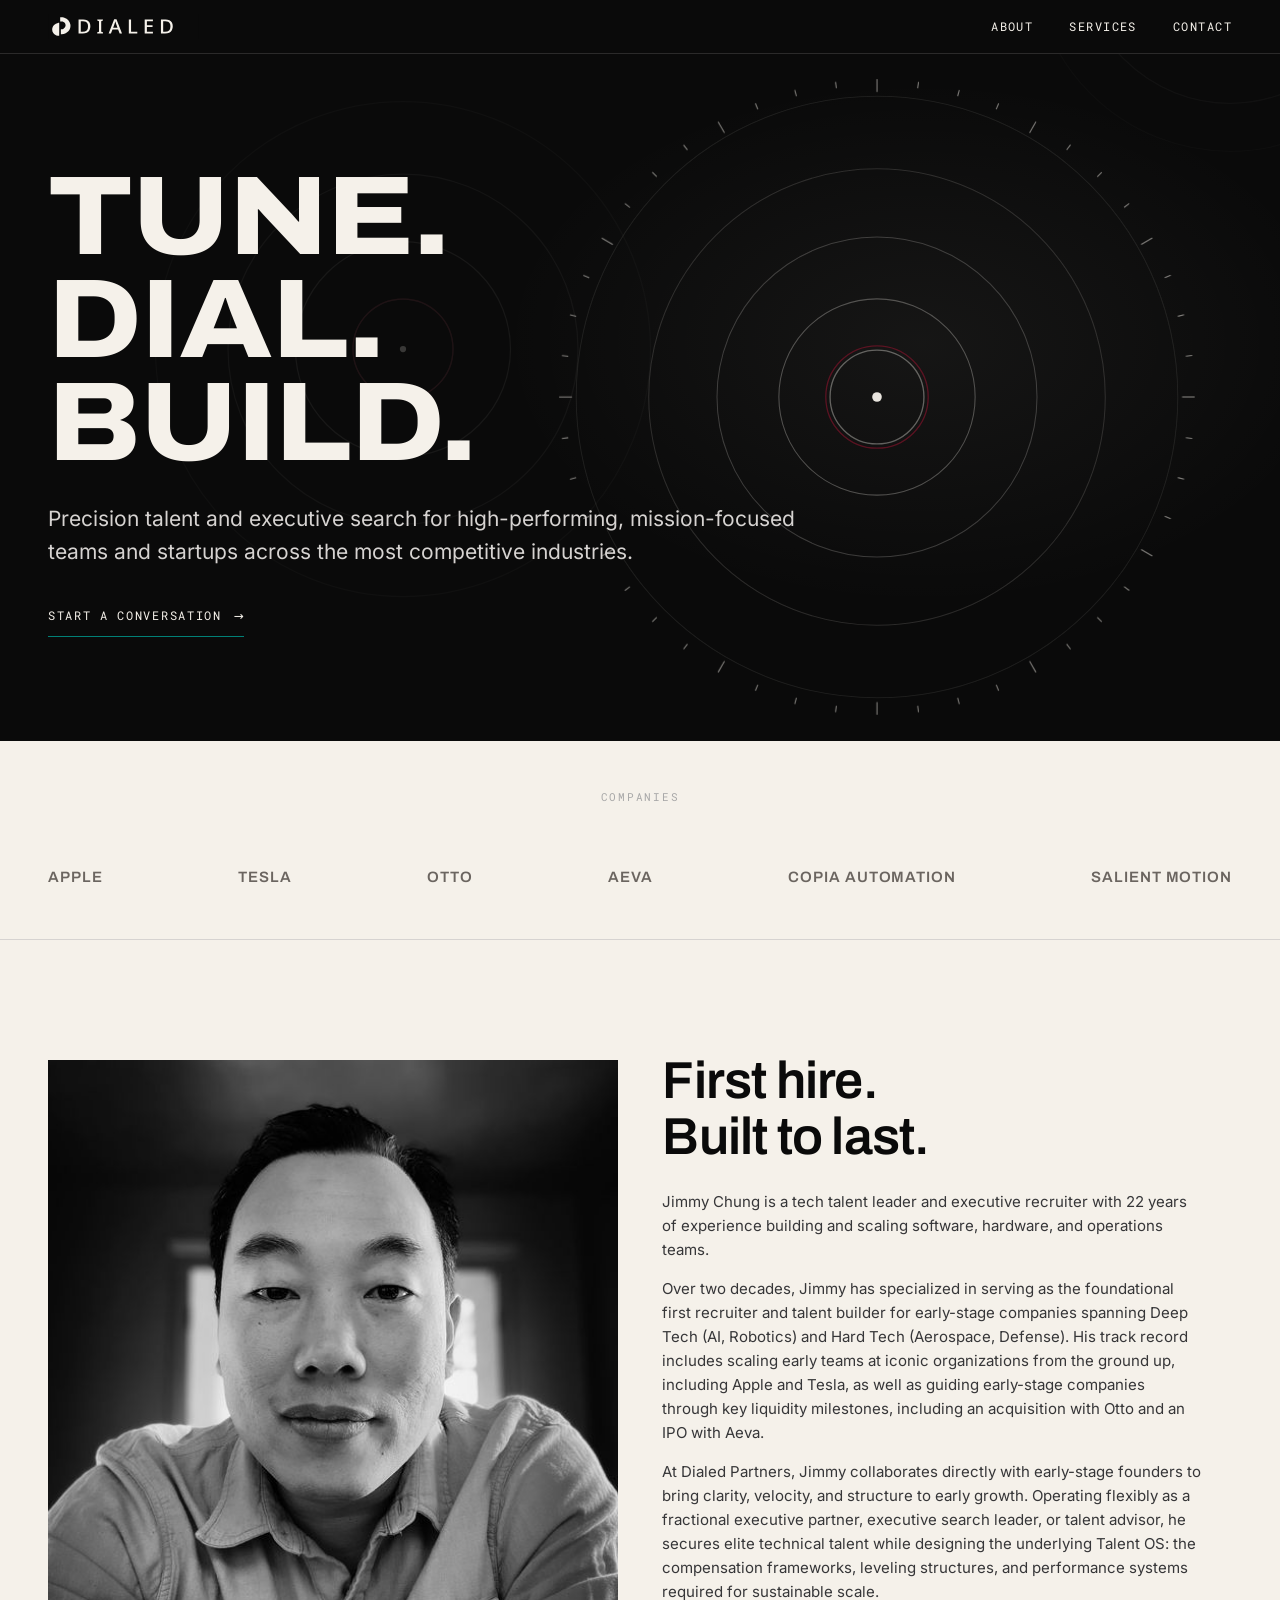
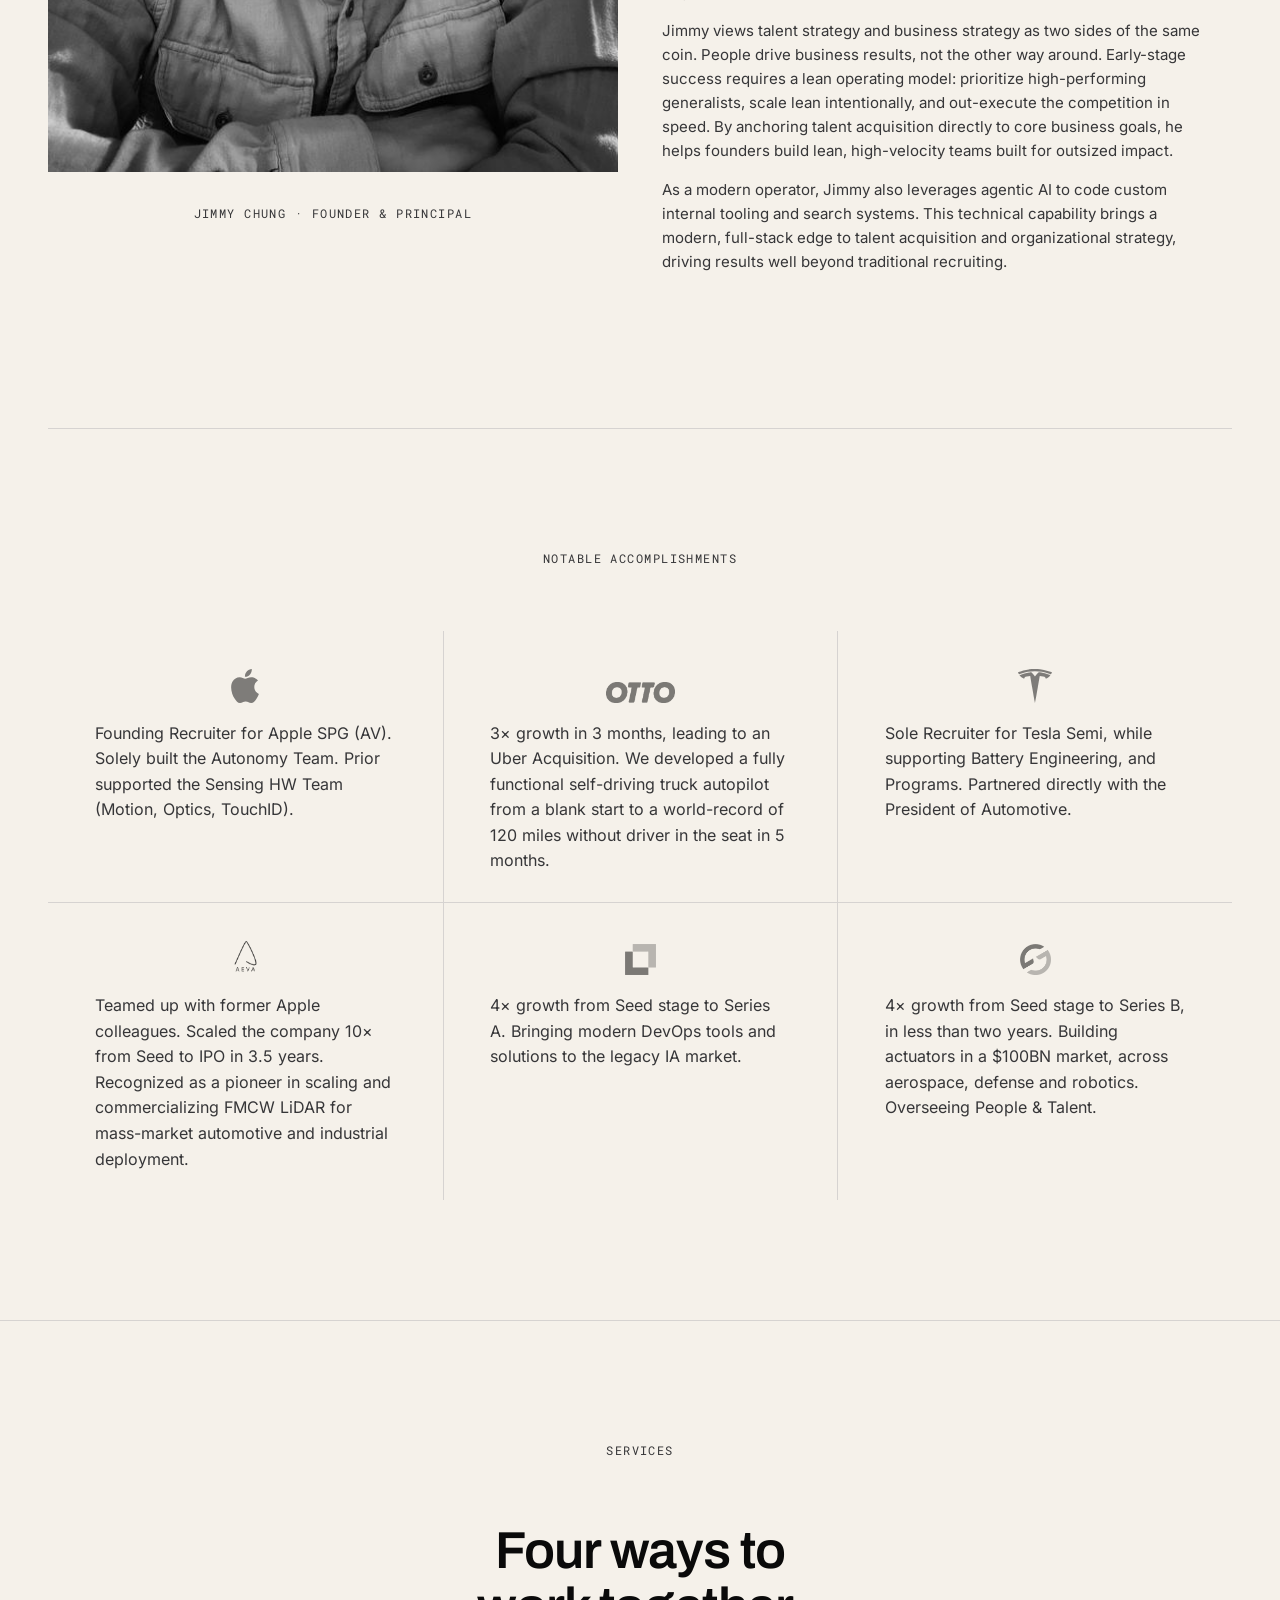
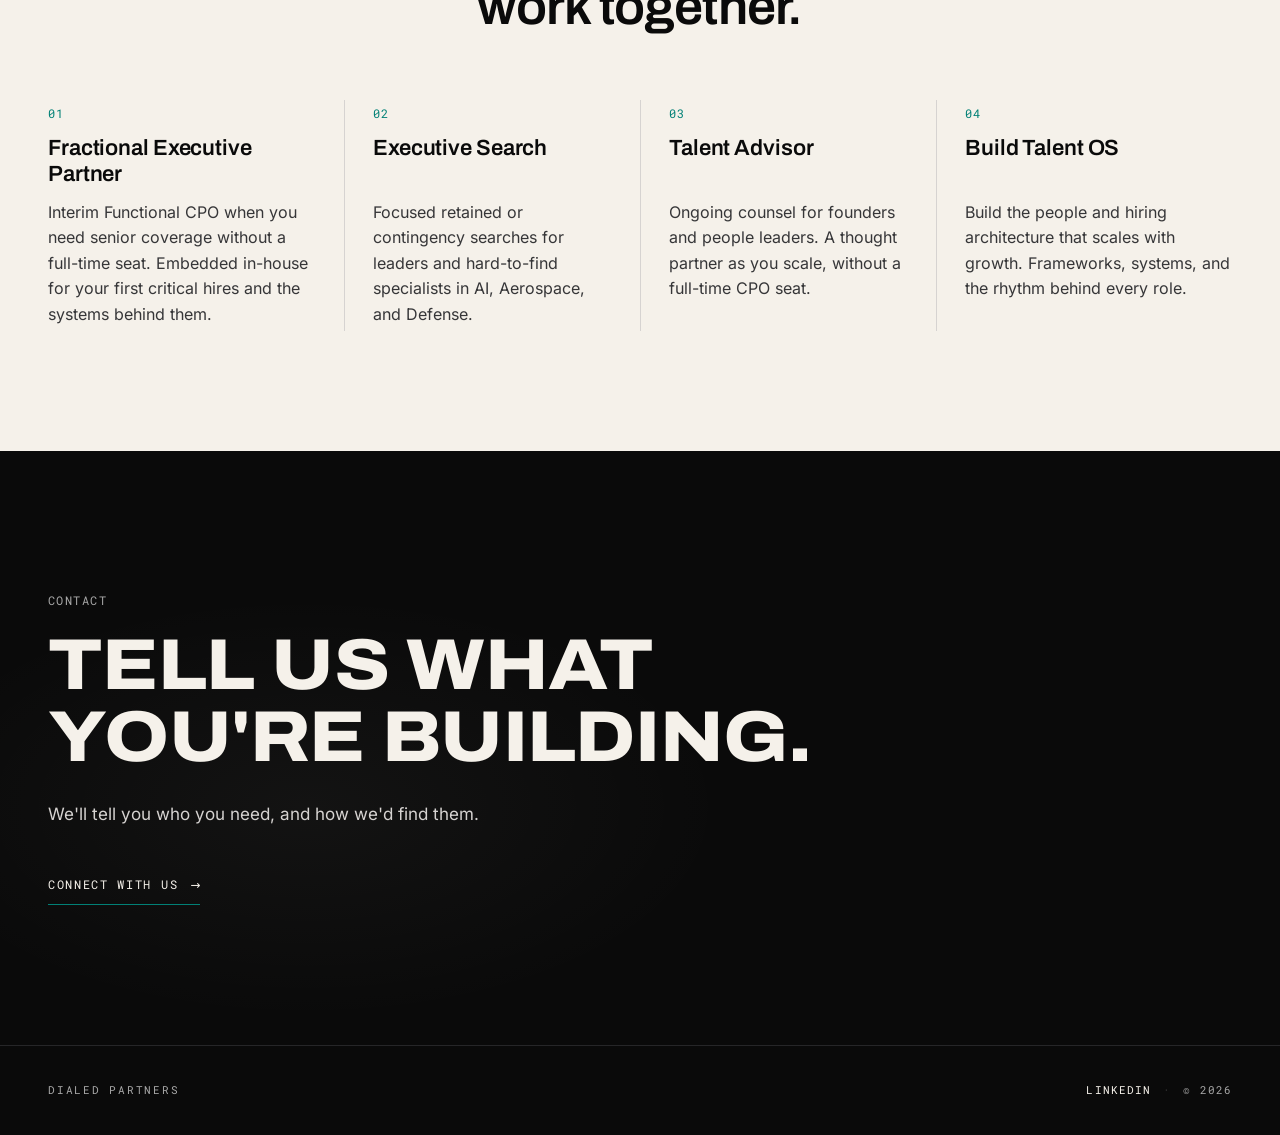
<file: index.html>
<!doctype html>
<html lang="en">
<head>
<meta charset="utf-8">
<meta name="viewport" content="width=device-width,initial-scale=1">
<title>Dialed Partners · Tune. Dial. Build.</title>
<meta name="description" content="Dialed Partners is a precision talent and executive search consultancy led by Jimmy Chung. We build high-performing, mission-focused teams and startups across the most competitive industries.">
<meta name="theme-color" content="#0A0A0A">
<link rel="canonical" href="https://dialedpartners.com/">
<meta property="og:title" content="Dialed Partners · Tune. Dial. Build.">
<meta property="og:description" content="Dialed Partners is a precision talent and executive search consultancy led by Jimmy Chung. We build high-performing, mission-focused teams and startups across the most competitive industries.">
<meta property="og:type" content="website">
<meta property="og:url" content="https://dialedpartners.com/">
<meta property="og:image" content="https://dialedpartners.com/assets/img/og-image.png">
<meta property="og:site_name" content="Dialed Partners">
<link rel="icon" href="/assets/img/favicon.svg" type="image/svg+xml">
<link rel="icon" href="/favicon.ico" sizes="any">
<link rel="apple-touch-icon" href="/assets/img/apple-touch-icon.png">
<link rel="preconnect" href="https://fonts.googleapis.com">
<link rel="preconnect" href="https://fonts.gstatic.com" crossorigin>
<link rel="stylesheet" href="https://fonts.googleapis.com/css2?family=Archivo:wdth,wght@87..125,400..800&display=swap">
<link rel="stylesheet" href="styles.css">
</head>
<body>
<a class="skip" href="#main">Skip to content</a>

<header class="site-header">
  <div class="wrap">
    <a class="brand" href="index.html" aria-label="Dialed Partners home">
      <img class="brand-lockup" src="assets/img/dialedpartners-lockup-horizontal-dialed-bone.svg" alt="Dialed Partners" width="201" height="34">
    </a>
    <nav class="nav" aria-label="Primary">
      <a href="#about">About</a>
      <a href="#services">Services</a>
      <a href="contact.html">Contact</a>
    </nav>
  </div>
</header>

<main id="main">
  <section class="hero" aria-labelledby="hero-title">
    <div class="signal-stack" aria-hidden="true">
    <svg class="signal signal-behind" viewBox="0 0 400 400" preserveAspectRatio="xMidYMid meet" aria-hidden="true" focusable="false">
      <g fill="none" stroke="#F5F1EA" stroke-width="1">
        <circle cx="200" cy="200" r="40"  opacity=".38"/>
        <circle cx="200" cy="200" r="86"  opacity=".30"/>
        <circle cx="200" cy="200" r="140" opacity=".22"/>
        <circle cx="200" cy="200" r="198" opacity=".13"/>
      </g>
      <circle class="signal-pulse" cx="200" cy="200" r="40" fill="none" stroke="#F5F1EA" stroke-width="1.1" opacity=".55"/>
      <circle cx="200" cy="200" r="2.5" fill="#F5F1EA"/>
    </svg>
    <svg class="signal signal-primary" viewBox="0 0 600 600" preserveAspectRatio="xMidYMid meet" aria-hidden="true" focusable="false">
      <circle class="signal-ring-inner" cx="300" cy="300" r="44" fill="none" stroke="#F5F1EA" stroke-width="1.25" opacity=".38" shape-rendering="geometricPrecision"/>
      <g fill="none" stroke="#F5F1EA" stroke-width="1">
        <circle cx="300" cy="300" r="92"  opacity=".30"/>
        <circle cx="300" cy="300" r="150" opacity=".22"/>
        <circle cx="300" cy="300" r="214" opacity=".15"/>
        <circle cx="300" cy="300" r="282" opacity=".09"/>
      </g>
      <circle class="signal-pulse" cx="300" cy="300" r="48" fill="none" stroke="#F5F1EA" stroke-width="1.25" opacity=".7"/>
      <g class="signal-dial" fill="#F5F1EA">
        <!-- 48 outer tick marks (every 7.5°) -->
        <g transform="translate(300 300)">
          <g><rect x="-0.5" y="-298" width="1" height="12" transform="rotate(0)"/></g>
          <g><rect x="-0.5" y="-298" width="1" height="6" transform="rotate(7.5)"/></g>
          <g><rect x="-0.5" y="-298" width="1" height="6" transform="rotate(15)"/></g>
          <g><rect x="-0.5" y="-298" width="1" height="6" transform="rotate(22.5)"/></g>
          <g><rect x="-0.5" y="-298" width="1" height="12" transform="rotate(30)"/></g>
          <g><rect x="-0.5" y="-298" width="1" height="6" transform="rotate(37.5)"/></g>
          <g><rect x="-0.5" y="-298" width="1" height="6" transform="rotate(45)"/></g>
          <g><rect x="-0.5" y="-298" width="1" height="6" transform="rotate(52.5)"/></g>
          <g><rect x="-0.5" y="-298" width="1" height="12" transform="rotate(60)"/></g>
          <g><rect x="-0.5" y="-298" width="1" height="6" transform="rotate(67.5)"/></g>
          <g><rect x="-0.5" y="-298" width="1" height="6" transform="rotate(75)"/></g>
          <g><rect x="-0.5" y="-298" width="1" height="6" transform="rotate(82.5)"/></g>
          <g><rect x="-0.5" y="-298" width="1" height="12" transform="rotate(90)"/></g>
          <g><rect x="-0.5" y="-298" width="1" height="6" transform="rotate(97.5)"/></g>
          <g><rect x="-0.5" y="-298" width="1" height="6" transform="rotate(105)"/></g>
          <g><rect x="-0.5" y="-298" width="1" height="6" transform="rotate(112.5)"/></g>
          <g><rect x="-0.5" y="-298" width="1" height="12" transform="rotate(120)"/></g>
          <g><rect x="-0.5" y="-298" width="1" height="6" transform="rotate(127.5)"/></g>
          <g><rect x="-0.5" y="-298" width="1" height="6" transform="rotate(135)"/></g>
          <g><rect x="-0.5" y="-298" width="1" height="6" transform="rotate(142.5)"/></g>
          <g><rect x="-0.5" y="-298" width="1" height="12" transform="rotate(150)"/></g>
          <g><rect x="-0.5" y="-298" width="1" height="6" transform="rotate(157.5)"/></g>
          <g><rect x="-0.5" y="-298" width="1" height="6" transform="rotate(165)"/></g>
          <g><rect x="-0.5" y="-298" width="1" height="6" transform="rotate(172.5)"/></g>
          <g><rect x="-0.5" y="-298" width="1" height="12" transform="rotate(180)"/></g>
          <g><rect x="-0.5" y="-298" width="1" height="6" transform="rotate(187.5)"/></g>
          <g><rect x="-0.5" y="-298" width="1" height="6" transform="rotate(195)"/></g>
          <g><rect x="-0.5" y="-298" width="1" height="6" transform="rotate(202.5)"/></g>
          <g><rect x="-0.5" y="-298" width="1" height="12" transform="rotate(210)"/></g>
          <g><rect x="-0.5" y="-298" width="1" height="6" transform="rotate(217.5)"/></g>
          <g><rect x="-0.5" y="-298" width="1" height="6" transform="rotate(225)"/></g>
          <g><rect x="-0.5" y="-298" width="1" height="6" transform="rotate(232.5)"/></g>
          <g><rect x="-0.5" y="-298" width="1" height="12" transform="rotate(240)"/></g>
          <g><rect x="-0.5" y="-298" width="1" height="6" transform="rotate(247.5)"/></g>
          <g><rect x="-0.5" y="-298" width="1" height="6" transform="rotate(255)"/></g>
          <g><rect x="-0.5" y="-298" width="1" height="6" transform="rotate(262.5)"/></g>
          <g><rect x="-0.5" y="-298" width="1" height="12" transform="rotate(270)"/></g>
          <g><rect x="-0.5" y="-298" width="1" height="6" transform="rotate(277.5)"/></g>
          <g><rect x="-0.5" y="-298" width="1" height="6" transform="rotate(285)"/></g>
          <g><rect x="-0.5" y="-298" width="1" height="6" transform="rotate(292.5)"/></g>
          <g><rect x="-0.5" y="-298" width="1" height="12" transform="rotate(300)"/></g>
          <g><rect x="-0.5" y="-298" width="1" height="6" transform="rotate(307.5)"/></g>
          <g><rect x="-0.5" y="-298" width="1" height="6" transform="rotate(315)"/></g>
          <g><rect x="-0.5" y="-298" width="1" height="6" transform="rotate(322.5)"/></g>
          <g><rect x="-0.5" y="-298" width="1" height="12" transform="rotate(330)"/></g>
          <g><rect x="-0.5" y="-298" width="1" height="6" transform="rotate(337.5)"/></g>
          <g><rect x="-0.5" y="-298" width="1" height="6" transform="rotate(345)"/></g>
          <g><rect x="-0.5" y="-298" width="1" height="6" transform="rotate(352.5)"/></g>
        </g>
      </g>
      <circle class="signal-hub" cx="300" cy="300" r="4.5" fill="#F5F1EA" shape-rendering="geometricPrecision"/>
    </svg>
    </div>
    <svg class="signal signal-bleed" viewBox="0 0 300 300" preserveAspectRatio="xMidYMid meet" aria-hidden="true" focusable="false">
      <g fill="none" stroke="#F5F1EA" stroke-width="1">
        <circle cx="150" cy="150" r="34"  opacity=".38"/>
        <circle cx="150" cy="150" r="72"  opacity=".28"/>
        <circle cx="150" cy="150" r="112" opacity=".2"/>
        <circle cx="150" cy="150" r="148" opacity=".12"/>
      </g>
      <circle class="signal-pulse" cx="150" cy="150" r="34" fill="none" stroke="#F5F1EA" stroke-width="1" opacity=".55"/>
      <circle cx="150" cy="150" r="2.5" fill="#F5F1EA"/>
    </svg>
    <div class="wrap hero-inner">
      <h1 id="hero-title"><span>Tune.</span> <span>Dial.</span> <span>Build.</span></h1>
      <p class="positioning">Precision talent and executive search for <span class="nowrap">high-performing</span>, <span class="nowrap">mission-focused</span> teams and startups across the most competitive industries.</p>
      <a class="hero-cta" href="contact.html">Start a conversation <span class="arrow" aria-hidden="true">→</span></a>
    </div>
  </section>

  <section class="creds" aria-labelledby="creds-label">
    <div class="wrap">
      <p class="creds-label" id="creds-label">Companies</p>
      <ul class="cred-row">
        <li class="cred">Apple</li>
        <li class="cred">Tesla</li>
        <li class="cred">Otto</li>
        <li class="cred">Aeva</li>
        <li class="cred">Copia Automation</li>
        <li class="cred">Salient Motion</li>
      </ul>
    </div>
  </section>

  <section class="section intro" id="about" aria-labelledby="intro-title">
    <div class="wrap">
      <div class="about-grid">
        <figure class="portrait">
          <div class="portrait-frame">
            <img src="assets/img/jimmy-portrait.jpg" srcset="assets/img/jimmy-portrait.jpg 1x, assets/img/jimmy-portrait@2x.jpg 2x" width="560" height="700" alt="Portrait of Jimmy Chung" loading="lazy" decoding="async">
          </div>
          <figcaption class="label">Jimmy Chung · Founder &amp; Principal</figcaption>
        </figure>
        <div class="about-copy">
          <h2 id="intro-title"><span>First hire.</span> <span>Built to last.</span></h2>
          <div class="bio">
            <p>Jimmy Chung is a tech talent leader and executive recruiter with 22 years of experience building and scaling software, hardware, and operations teams.</p>
            <p>Over two decades, Jimmy has specialized in serving as the foundational first recruiter and talent builder for early-stage companies spanning Deep Tech (AI, Robotics) and Hard Tech (Aerospace, Defense). His track record includes scaling early teams at iconic organizations from the ground up, including Apple and Tesla, as well as guiding early-stage companies through key liquidity milestones, including an acquisition with Otto and an IPO with Aeva.</p>
            <p>At Dialed Partners, Jimmy collaborates directly with early-stage founders to bring clarity, velocity, and structure to early growth. Operating flexibly as a fractional executive partner, executive search leader, or talent advisor, he secures elite technical talent while designing the underlying Talent OS: the compensation frameworks, leveling structures, and performance systems required for sustainable scale.</p>
            <p>Jimmy views talent strategy and business strategy as two sides of the same coin. People drive business results, not the other way around. Early-stage success requires a lean operating model: prioritize high-performing generalists, scale lean intentionally, and out-execute the competition in speed. By anchoring talent acquisition directly to core business goals, he helps founders build lean, high-velocity teams built for outsized impact.</p>
            <p>As a modern operator, Jimmy also leverages agentic AI to code custom internal tooling and search systems. This technical capability brings a modern, full-stack edge to talent acquisition and organizational strategy, driving results well beyond traditional recruiting.</p>
          </div>
        </div>
      </div>
      <div class="notes-block" id="notable-accomplishments">
        <h3 class="label notes-eyebrow">Notable Accomplishments</h3>
        <div class="notes">
          <article class="note">
            <div class="note-logo"><svg viewBox="0 0 24 24" aria-hidden="true" focusable="false" style="--h:34px"><path fill="currentColor" d="M12.152 6.896c-.948 0-2.415-1.078-3.96-1.04-2.04.027-3.91 1.183-4.961 3.014-2.117 3.675-.546 9.103 1.519 12.09 1.013 1.454 2.208 3.09 3.792 3.039 1.52-.065 2.09-.987 3.935-.987 1.831 0 2.35.987 3.96.948 1.637-.026 2.676-1.48 3.676-2.948 1.156-1.688 1.636-3.325 1.662-3.415-.039-.013-3.182-1.221-3.22-4.857-.026-3.04 2.48-4.494 2.597-4.559-1.429-2.09-3.623-2.324-4.39-2.376-2-.156-3.675 1.09-4.61 1.09zM15.53 3.83c.843-1.012 1.4-2.427 1.245-3.83-1.207.052-2.662.805-3.532 1.818-.78.896-1.454 2.338-1.273 3.714 1.338.104 2.715-.688 3.559-1.701"/></svg></div>
            <h4 class="note-co sr-only">Apple</h4>
            <p class="note-result">Founding Recruiter for Apple SPG (AV). Solely built the Autonomy Team. Prior supported the Sensing HW Team (Motion, Optics, TouchID).</p>
          </article>
          <article class="note">
            <div class="note-logo"><img src="assets/img/logos/otto.png" alt="" width="68" height="21" style="--h:21px" decoding="async"></div>
            <h4 class="note-co sr-only">Otto</h4>
            <p class="note-result">3× growth in 3 months, leading to an Uber Acquisition. We developed a fully functional self-driving truck autopilot from a blank start to a world-record of 120 miles without driver in the seat in 5 months.</p>
          </article>
          <article class="note">
            <div class="note-logo"><img src="assets/img/logos/tesla.svg" alt="" width="34" height="34" style="--h:34px" decoding="async"></div>
            <h4 class="note-co sr-only">Tesla</h4>
            <p class="note-result">Sole Recruiter for Tesla Semi, while supporting Battery Engineering, and Programs. Partnered directly with the President of Automotive.</p>
          </article>
          <article class="note">
            <div class="note-logo logo-light"><img src="assets/img/logos/aeva.png" alt="" width="30" height="40" style="--h:40px" decoding="async"></div>
            <h4 class="note-co sr-only">Aeva</h4>
            <p class="note-result">Teamed up with former Apple colleagues. Scaled the company 10× from Seed to IPO in 3.5 years. Recognized as a pioneer in scaling and commercializing FMCW LiDAR for mass-market automotive and industrial deployment.</p>
          </article>
          <article class="note">
            <div class="note-logo"><img src="assets/img/logos/copia.png" alt="" width="31" height="31" style="--h:31px" decoding="async"></div>
            <h4 class="note-co sr-only">Copia</h4>
            <p class="note-result">4× growth from Seed stage to Series A. Bringing modern DevOps tools and solutions to the legacy IA market.</p>
          </article>
          <article class="note">
            <div class="note-logo"><img src="assets/img/logos/salient-motion.png" alt="" width="31" height="31" style="--h:31px" decoding="async"></div>
            <h4 class="note-co sr-only">Salient</h4>
            <p class="note-result">4× growth from Seed stage to Series B, in less than two years. Building actuators in a $100BN market, across aerospace, defense and robotics. Overseeing People & Talent.</p>
          </article>
        </div>
      </div>
    </div>
  </section>

  <section class="section" id="services" aria-labelledby="services-title">
    <div class="wrap">
      <div class="section-head">
        <p class="label">Services</p>
        <h2 id="services-title">Four ways to work together.</h2>
      </div>
      <ul class="services">
        <li class="service"><span class="num">01</span><h3>Fractional Executive Partner</h3><p>Interim Functional CPO when you need senior coverage without a full-time seat. Embedded in-house for your first critical hires and the systems behind them.</p></li>
        <li class="service"><span class="num">02</span><h3>Executive Search</h3><p>Focused retained or contingency searches for leaders and hard-to-find specialists in AI, Aerospace, and Defense.</p></li>
        <li class="service"><span class="num">03</span><h3>Talent Advisor</h3><p>Ongoing counsel for founders and people leaders. A thought partner as you scale, without a full-time CPO seat.</p></li>
        <li class="service"><span class="num">04</span><h3>Build Talent OS</h3><p>Build the people and hiring architecture that scales with growth. Frameworks, systems, and the rhythm behind every role.</p></li>
      </ul>
    </div>
  </section>

  <section class="close" id="contact" aria-labelledby="contact-title">
    <div class="wrap">
      <p class="label">Contact</p>
      <h2 id="contact-title">Tell us what you're building.</h2>
      <p class="signature">We'll tell you who you need, and how we'd find them.</p>
      <div class="actions">
        <a class="hero-cta" href="contact.html">Connect with us <span class="arrow" aria-hidden="true">→</span></a>
      </div>
    </div>
  </section>
</main>

<footer class="site-footer">
  <div class="wrap">
    <a class="footer-name" href="index.html">Dialed Partners</a>
    <p class="footer-meta"><a href="https://www.linkedin.com/in/jimmychung/" rel="noopener">LinkedIn</a><span aria-hidden="true">&middot;</span><span>&copy; 2026</span></p>
  </div>
</footer>
</body>
</html>
</file>
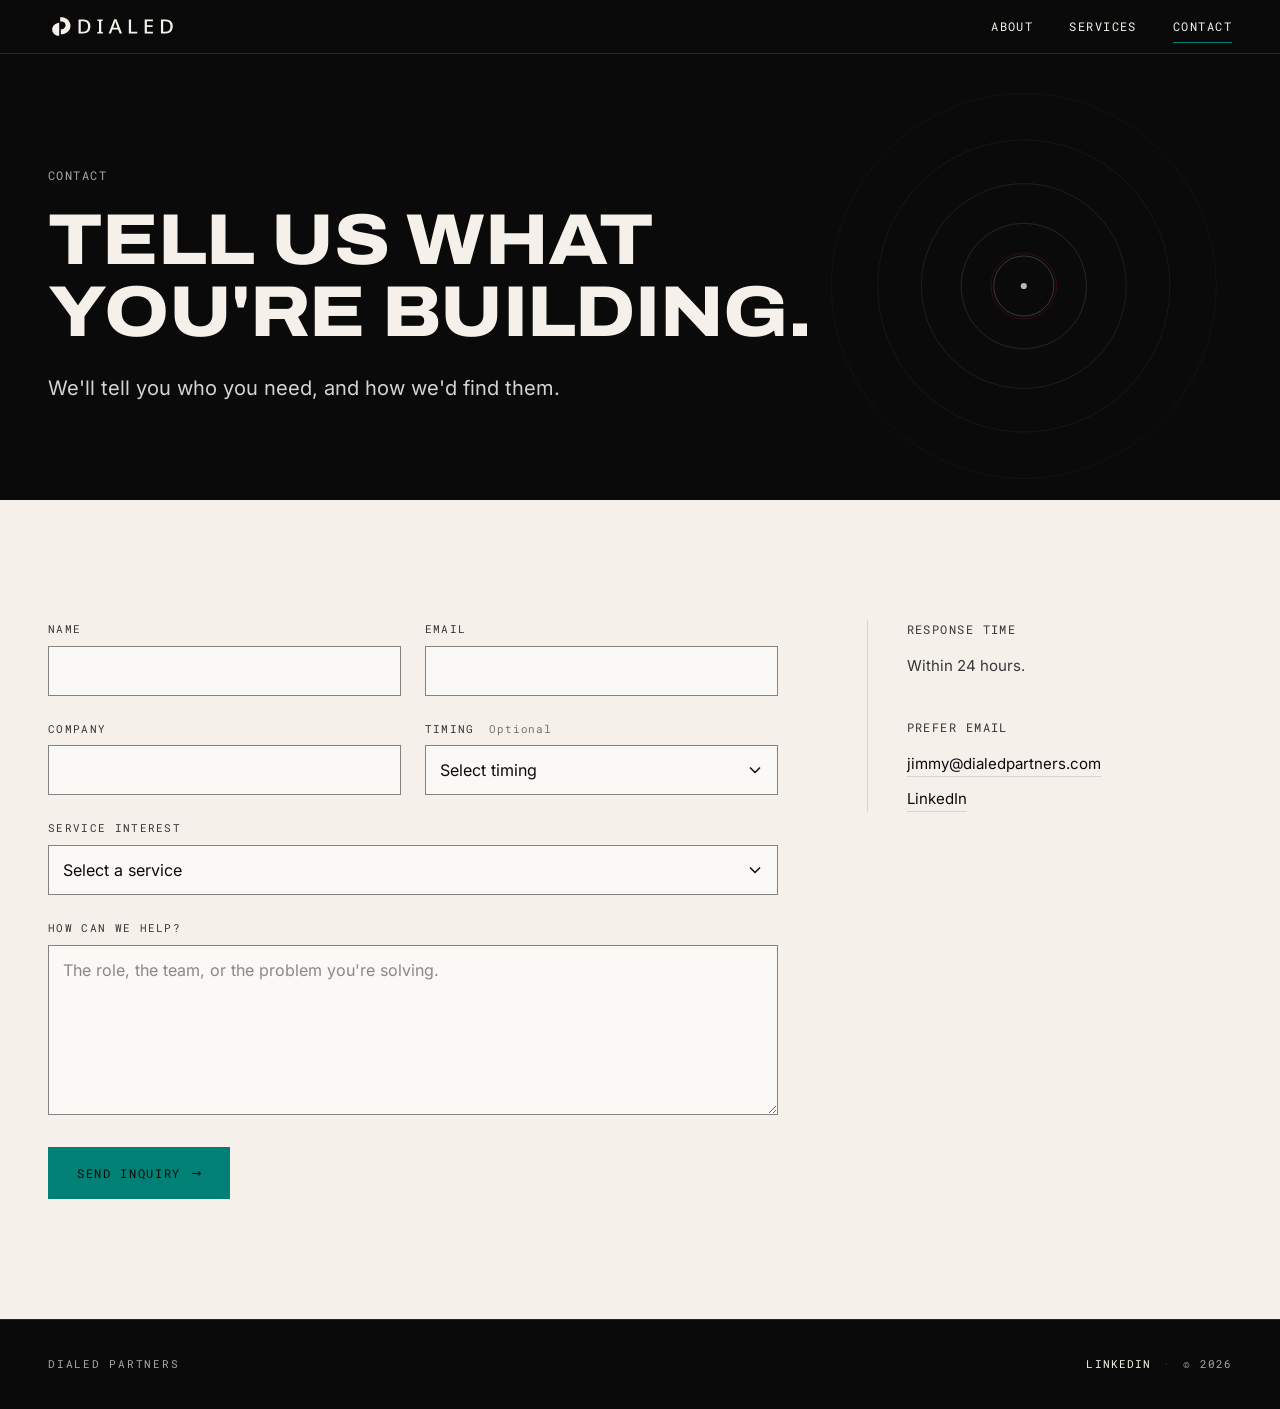
<file: contact.html>
<!doctype html>
<html lang="en">
<head>
<meta charset="utf-8">
<meta name="viewport" content="width=device-width,initial-scale=1">
<title>Contact · Dialed Partners</title>
<meta name="description" content="Tell us what you're building. Start a conversation with Dialed Partners about fractional executive support, executive search, talent foundations or advisory work.">
<meta name="theme-color" content="#0A0A0A">
<link rel="canonical" href="https://dialedpartners.com/contact">
<meta property="og:title" content="Contact · Dialed Partners">
<meta property="og:description" content="Tell us what you're building. Start a conversation with Dialed Partners about fractional executive support, executive search, talent foundations or advisory work.">
<meta property="og:type" content="website">
<meta property="og:url" content="https://dialedpartners.com/contact">
<meta property="og:image" content="https://dialedpartners.com/assets/img/og-image.png">
<meta property="og:site_name" content="Dialed Partners">
<link rel="icon" href="/assets/img/favicon.svg" type="image/svg+xml">
<link rel="icon" href="/favicon.ico" sizes="any">
<link rel="apple-touch-icon" href="/assets/img/apple-touch-icon.png">
<link rel="preconnect" href="https://fonts.googleapis.com">
<link rel="preconnect" href="https://fonts.gstatic.com" crossorigin>
<link rel="stylesheet" href="https://fonts.googleapis.com/css2?family=Archivo:wdth,wght@87..125,400..800&display=swap">
<link rel="stylesheet" href="styles.css">
</head>
<body>
<a class="skip" href="#main">Skip to content</a>

<header class="site-header">
  <div class="wrap">
    <a class="brand" href="index.html" aria-label="Dialed Partners home">
      <img class="brand-lockup" src="assets/img/dialedpartners-lockup-horizontal-dialed-bone.svg" alt="Dialed Partners" width="201" height="34">
    </a>
    <nav class="nav" aria-label="Primary">
      <a href="index.html#about">About</a>
      <a href="index.html#services">Services</a>
      <a href="contact.html" aria-current="page">Contact</a>
    </nav>
  </div>
</header>

<main id="main">
  <section class="page-hero" aria-labelledby="page-title">
    <svg class="signal page-signal" viewBox="0 0 600 600" preserveAspectRatio="xMidYMid meet" aria-hidden="true" focusable="false">
      <circle class="signal-ring-inner" cx="300" cy="300" r="44" fill="none" stroke="#F5F1EA" stroke-width="1.25" opacity=".32" shape-rendering="geometricPrecision"/>
      <g fill="none" stroke="#F5F1EA" stroke-width="1">
        <circle cx="300" cy="300" r="92"  opacity=".24"/>
        <circle cx="300" cy="300" r="150" opacity=".17"/>
        <circle cx="300" cy="300" r="214" opacity=".11"/>
        <circle cx="300" cy="300" r="282" opacity=".07"/>
      </g>
      <circle class="signal-pulse" cx="300" cy="300" r="48" fill="none" stroke="#F5F1EA" stroke-width="1.25" opacity=".55"/>
      <circle class="signal-hub" cx="300" cy="300" r="4.5" fill="#F5F1EA" shape-rendering="geometricPrecision"/>
    </svg>
    <div class="wrap">
      <p class="label">Contact</p>
      <h1 id="page-title">Tell us what you're building.</h1>
      <p class="page-lede">We'll tell you who you need, and how we'd find them.</p>
    </div>
  </section>

  <section class="section contact" aria-label="Inquiry form">
    <div class="wrap contact-grid">

      <div class="contact-panel">
        <!--
          Form backend: Web3Forms (https://web3forms.com) via client AJAX.
          Access key comes from Vercel env WEB3FORMS_ACCESS_KEY through /api/contact-config
          (key is designed to be public client-side). Destination: jimmy@dialedpartners.com
          (confirm Web3Forms key + MX for the new domain).
          FormSubmit was retired - its AJAX endpoint is Cloudflare-challenged (403) from browsers.
        -->
        <form class="inquiry" id="inquiry" action="https://api.web3forms.com/submit" method="POST" novalidate>
          <input type="hidden" name="subject" value="Dialed Partners inquiry">
          <input type="hidden" name="from_name" value="Dialed Partners site">
          <div class="hp" aria-hidden="true">
            <label for="f-honey">Leave this field empty</label>
            <input type="checkbox" id="f-honey" name="botcheck" tabindex="-1" autocomplete="off">
          </div>

          <div class="field-row">
            <div class="field">
              <label for="f-name">Name</label>
              <input type="text" id="f-name" name="name" autocomplete="name" required>
            </div>
            <div class="field">
              <label for="f-email">Email</label>
              <input type="email" id="f-email" name="email" autocomplete="email" required>
            </div>
          </div>
          <div class="field-row">
            <div class="field">
              <label for="f-company">Company</label>
              <input type="text" id="f-company" name="company" autocomplete="organization" required>
            </div>
            <div class="field">
              <label for="f-timing">Timing <span class="opt">Optional</span></label>
              <select id="f-timing" name="timing"><option value="">Select timing</option><option>ASAP</option><option>1 to 3 months</option><option>Exploring</option></select>
            </div>
          </div>
          <div class="field">
            <label for="f-service">Service interest</label>
            <select id="f-service" name="service" required><option value="" disabled selected>Select a service</option><option>Fractional Executive Partner</option><option>Executive Search</option><option>Talent Advisor</option><option>Build Talent OS</option><option>Other</option></select>
          </div>
          <div class="field">
            <label for="f-message">How can we help?</label>
            <textarea id="f-message" name="message" rows="6" required placeholder="The role, the team, or the problem you're solving."></textarea>
          </div>

          <div class="form-foot">
            <button class="btn btn-solid-dark" type="submit">Send inquiry <span class="arrow" aria-hidden="true">→</span></button>
            <p class="form-error" id="form-invalid" role="alert" hidden>Please complete the highlighted fields.</p>
            <p class="form-error" id="form-error" role="alert" hidden>Something went wrong sending your note. Please try again, or email <a href="mailto:jimmy@dialedpartners.com">jimmy@dialedpartners.com</a>.</p>
          </div>
        </form>

        <div class="form-success" id="form-success" tabindex="-1" role="status" hidden>
          <p class="label">Received</p>
          <h2>Thank you.</h2>
          <p>We'll be in touch within 24 hours.</p>
          <a class="text-cta" href="index.html">Back to home <span class="arrow" aria-hidden="true">→</span></a>
        </div>
      </div>

      <aside class="contact-aside" aria-label="Other ways to reach us">
        <p class="label">Response time</p>
        <p class="aside-text">Within 24 hours.</p>
        <p class="label aside-label">Prefer email</p>
        <p class="aside-links"><a href="mailto:jimmy@dialedpartners.com">jimmy@dialedpartners.com</a><a href="https://www.linkedin.com/in/jimmychung/" rel="noopener">LinkedIn</a></p>
      </aside>
    </div>
  </section>
</main>

<footer class="site-footer">
  <div class="wrap">
    <a class="footer-name" href="index.html">Dialed Partners</a>
    <p class="footer-meta"><a href="https://www.linkedin.com/in/jimmychung/" rel="noopener">LinkedIn</a><span aria-hidden="true">&middot;</span><span>&copy; 2026</span></p>
  </div>
</footer>
<script>
(function () {
  var form = document.getElementById('inquiry');
  var success = document.getElementById('form-success');
  var error = document.getElementById('form-error');
  var invalid = document.getElementById('form-invalid');
  var button = form.querySelector('button[type="submit"]');
  var CONFIG_URL = '/api/contact-config';

  function showSuccess() {
    form.hidden = true;
    success.hidden = false;
    success.focus();
    if (history.replaceState) {
      history.replaceState(null, '', location.pathname + '?sent=1');
    }
  }

  function resetButton() {
    button.disabled = false;
    button.firstChild.textContent = 'Send inquiry ';
  }

  function ensureHidden(name, value) {
    var el = form.elements[name];
    if (!el) {
      el = document.createElement('input');
      el.type = 'hidden';
      el.name = name;
      form.appendChild(el);
    }
    el.value = value;
    return el;
  }

  if (new URLSearchParams(location.search).get('sent') === '1') showSuccess();

  form.addEventListener('submit', function (e) {
    e.preventDefault();
    error.hidden = true;
    invalid.hidden = true;
    form.classList.add('was-validated');
    Array.prototype.forEach.call(form.querySelectorAll('[required]'), function (el) {
      el.setAttribute('aria-invalid', el.checkValidity() ? 'false' : 'true');
    });
    if (!form.checkValidity()) {
      invalid.hidden = false;
      var firstInvalid = form.querySelector(':invalid');
      if (firstInvalid) firstInvalid.focus();
      return;
    }
    // Web3Forms honeypot: bots that check the box are dropped silently.
    if (form.elements.botcheck && form.elements.botcheck.checked) {
      showSuccess();
      return;
    }
    button.disabled = true;
    button.firstChild.textContent = 'Sending ';

    // Native POST + redirect avoids CORS (Web3Forms free tier blocks browser fetch CORS
    // and server-side API calls). Success lands back on ?sent=1.
    fetch(CONFIG_URL, { headers: { Accept: 'application/json' } })
      .then(function (r) { return r.json().then(function (data) { return { ok: r.ok, data: data }; }); })
      .then(function (cfg) {
        if (!cfg.ok || !cfg.data || !cfg.data.configured || !cfg.data.access_key) {
          throw new Error('not-configured');
        }
        ensureHidden('access_key', cfg.data.access_key);
        ensureHidden('redirect', new URL(location.pathname + '?sent=1', location.href).href);
        form.setAttribute('action', 'https://api.web3forms.com/submit');
        form.setAttribute('method', 'POST');
        form.submit();
      })
      .catch(function () {
        error.hidden = false;
        resetButton();
      });
  });
})();
</script>
</body>
</html>
</file>
<file: styles.css>
@font-face{font-family:"Inter";src:url("assets/fonts/inter-400.woff2") format("woff2");font-weight:400;font-display:swap}
@font-face{font-family:"Inter";src:url("assets/fonts/inter-500.woff2") format("woff2");font-weight:500;font-display:swap}
@font-face{font-family:"Roboto Mono";src:url("assets/fonts/roboto-mono-400.woff2") format("woff2");font-weight:400;font-display:swap}

:root{
  --storm:#0A0A0A;--black:#0A0A0A;--bone:#F5F1EA;--white:#FFFFFF;
  --charcoal:#363638;--stone:#D6D3D1;--ash:#A8A8A8;--line-dark:rgba(214,211,209,.16);
  /* Signal Teal: single-signal accent (one per screen, ~2% of layout).
     Text on teal is Storm Black. Replaces the retired Ember role. */
  --signal-teal:#018076;--accent-signal:var(--signal-teal);
  /* Burgundy is pulse-only. Static dial rings / ticks / center stay bone. */
  --signal-pulse-color:#80142B;
  --display:"Archivo","Helvetica Neue",Arial,sans-serif;
  --display-stretch:112%;
  --text:"Inter",ui-sans-serif,system-ui,-apple-system,"Segoe UI",sans-serif;
  --mono:"Roboto Mono",ui-monospace,Menlo,monospace;
  --margin:20px;--max:1440px;--header:44.8px;
  --ease:cubic-bezier(.2,.7,.1,1);
  --section-kicker-before:72px;
  --section-kicker-after:40px;
}
::selection{background:var(--accent-signal);color:var(--storm)}
*,*::before,*::after{box-sizing:border-box}
html{-webkit-text-size-adjust:100%;scroll-behavior:smooth;scroll-padding-top:calc(var(--header) + 16px)}
body{margin:0;background:var(--bone);color:var(--storm);font:400 1rem/1.6 var(--text);-webkit-font-smoothing:antialiased;text-rendering:optimizeLegibility}
img,svg{display:block;max-width:100%}
a{color:inherit}
h1,h2,h3,p,ul,ol,figure{margin:0}
ul,ol{padding:0;list-style:none}
[hidden]{display:none!important}

.wrap{width:100%;max-width:var(--max);margin:0 auto;padding:0 var(--margin)}
.label{font-family:var(--mono);font-size:.75rem;letter-spacing:.12em;text-transform:uppercase;line-height:1.5}
.skip{position:absolute;left:-9999px;top:8px;z-index:20;background:var(--white);color:var(--storm);padding:10px 14px}
.skip:focus{left:8px}
:focus-visible{outline:2px solid var(--accent-signal);outline-offset:3px}

/* Buttons */
.btn{display:inline-flex;align-items:center;justify-content:center;gap:10px;min-height:44px;padding:12px 20px;font-family:var(--mono);font-size:.75rem;letter-spacing:.14em;text-transform:uppercase;text-decoration:none;border:1px solid currentColor;transition:background-color .2s var(--ease),color .2s var(--ease),border-color .2s var(--ease)}
.btn-solid{background:var(--bone);color:var(--storm);border-color:var(--bone)}
.btn-solid:hover{background:transparent;color:var(--bone)}
.btn-ghost{background:transparent;color:var(--bone);border-color:rgba(245,241,234,.45)}
.btn-ghost:hover{border-color:var(--bone)}
.btn-dark{background:var(--storm);color:var(--bone);border-color:var(--storm);cursor:pointer}
.btn-dark:hover{background:transparent;color:var(--storm)}
.btn-signal{background:var(--accent-signal);color:var(--storm);border-color:var(--accent-signal);cursor:pointer}
.btn-signal:hover{background:var(--storm);color:var(--bone);border-color:var(--storm)}
.btn-signal:disabled{opacity:.6;cursor:progress}
/* Back-compat: legacy class name used on the form submit. */
.btn-solid-dark{background:var(--accent-signal);color:var(--storm);border-color:var(--accent-signal);cursor:pointer}
.btn-solid-dark:hover{background:var(--storm);color:var(--bone);border-color:var(--storm)}
.btn-solid-dark:disabled{opacity:.6;cursor:progress}
.arrow{font-family:var(--text);letter-spacing:0}

/* Header */
.site-header{position:sticky;top:0;z-index:10;background:var(--storm);color:var(--bone);border-bottom:1px solid var(--line-dark)}
.site-header .wrap{display:grid;grid-template-columns:1fr;align-items:center;column-gap:16px}
.brand{display:flex;align-items:center;height:var(--header);text-decoration:none}
.brand .brand-lockup{display:block;height:23.1px;width:auto;max-width:100%;object-fit:contain;object-position:left center;flex:0 0 auto}
.nav{display:flex;gap:24px;align-items:center;height:44px;border-top:1px solid var(--line-dark)}
.nav a{font-family:var(--mono);font-size:.6875rem;letter-spacing:.12em;text-transform:uppercase;text-decoration:none;padding:6px 0;border-bottom:1px solid transparent}
.nav a:hover{border-color:var(--accent-signal)}
.nav a[aria-current="page"]{border-color:var(--accent-signal)}

/* Hero (dark) */
.hero{position:relative;overflow:hidden;color:var(--bone);background:var(--storm)}
.hero::before{content:"";position:absolute;inset:0;background:radial-gradient(60% 70% at 72% 42%,rgba(245,241,234,.05) 0%,rgba(10,10,10,0) 55%),linear-gradient(180deg,rgba(10,10,10,.0) 0%,rgba(10,10,10,.0) 55%,rgba(10,10,10,.6) 100%);pointer-events:none;z-index:0}
.hero-inner{position:relative;z-index:2;padding-top:64px;padding-bottom:64px}
.hero h1{font-family:var(--display);font-weight:800;font-stretch:var(--display-stretch);text-transform:uppercase;letter-spacing:-.01em;line-height:.92;font-size:clamp(3rem,13vw,7rem)}
.hero h1 span{display:block}
.positioning{font-size:clamp(1.0625rem,2.2vw,1.3125rem);line-height:1.55;color:var(--stone);max-width:36em;margin-top:24px;text-wrap:pretty}
.hero-cta{display:inline-flex;align-items:center;gap:12px;margin-top:28px;font-family:var(--mono);font-size:.75rem;letter-spacing:.14em;text-transform:uppercase;text-decoration:none;color:var(--bone);padding:10px 0;border-bottom:1px solid var(--accent-signal);transition:background-color .2s var(--ease),color .2s var(--ease),border-color .2s var(--ease),padding .2s var(--ease)}
.hero-cta:hover{background:var(--accent-signal);color:var(--storm);padding-left:12px;padding-right:12px;border-bottom-color:var(--accent-signal)}

/* Signal motif: concentric rings + dial, slow pulse */
/* Base .signal rules kept for .page-signal on the contact page. The hero
   uses .signal-stack with multiple positioned .signal variants below. */
.signal{display:block;position:absolute;z-index:1;right:-10%;top:50%;transform:translateY(-50%);width:min(90vw,560px);height:auto;pointer-events:none;opacity:.9;overflow:visible}
.signal-ring-inner{shape-rendering:geometricPrecision}
.signal-pulse{transform-box:stroke-box;transform-origin:center;animation:signal-pulse 4.8s ease-out infinite;stroke:var(--signal-pulse-color)}
@keyframes signal-pulse{0%{transform:scale(1);opacity:.95}70%{transform:scale(4.6);opacity:0}100%{transform:scale(4.6);opacity:0}}
.signal-dial{opacity:.55}
.page-signal{opacity:.6;width:min(70vw,420px);right:-6%;top:52%}
@media (max-width:759px){
  .page-signal{right:-24%;top:50%;width:min(110vw,420px);opacity:.4}
}
@media (min-width:1200px){
  .page-signal{right:4%;top:52%;width:min(32vw,460px);opacity:.75}
}

/* Hero signal stack: big primary on the right + medium behind-text ring on the left.
   Stack is bounded by content column so neither bleeds past the right of the page. */
.signal-stack{position:absolute;top:0;left:var(--margin);right:var(--margin);bottom:0;pointer-events:none;z-index:1}
.signal-stack .signal{position:absolute;display:block;top:auto;right:auto;bottom:auto;left:auto;transform:none;width:auto;height:auto;opacity:1;pointer-events:none}
.signal-stack .signal-primary{top:50%;left:70%;transform:translate(-50%,-50%);width:min(72vw,540px);opacity:.95}
.signal-stack .signal-behind{top:43%;left:30%;transform:translate(-50%,-50%);width:min(62vw,420px);opacity:.2}
.signal-stack .signal-behind .signal-pulse{animation-delay:1.6s;animation-duration:5.4s}

/* Top-right bleed ring: direct child of .hero so it can extend past the
   content column and hero's overflow:hidden clips it at the viewport edge. */
.hero > .signal-bleed{position:absolute;top:-80px;right:-130px;width:360px;opacity:.18;z-index:1;pointer-events:none}
.hero > .signal-bleed .signal-pulse{animation-delay:2.9s;animation-duration:6.2s}

@media (max-width:759px){
  .signal-stack .signal-primary{top:60%;left:62%;width:min(78vw,340px);opacity:.55}
  .signal-stack .signal-behind{top:44%;left:30%;width:min(84vw,340px);opacity:.18}
  .hero > .signal-bleed{display:none}
}
@media (min-width:1200px){
  .signal-stack .signal-primary{width:min(52vw,640px);left:70%}
  .signal-stack .signal-behind{width:min(44vw,500px)}
  .hero > .signal-bleed{width:400px;top:-100px;right:-150px}
}

/* Credentials strip */
.creds{background:var(--bone);color:var(--storm);border-bottom:1px solid var(--stone)}
.creds .wrap{padding-top:36px;padding-bottom:40px}
.creds-label{margin:0 0 var(--section-kicker-after);font-family:var(--mono);font-weight:400;font-size:.6875rem;line-height:1.4;letter-spacing:.16em;text-transform:uppercase;text-align:center;color:var(--ash)}
.cred-row{display:grid;grid-template-columns:repeat(12,1fr);row-gap:14px;align-items:center;justify-items:center;text-align:center}
.cred{grid-column:span 3;font-family:var(--display);font-weight:600;font-size:.875rem;line-height:1.3;letter-spacing:.06em;text-transform:uppercase;color:#6B6560;white-space:nowrap}
.cred:nth-child(n+5){grid-column:span 6}

/* Sections */
.section{padding:72px 0}
.section + .section{border-top:1px solid var(--stone)}
#services{padding-top:var(--section-kicker-before)}
.section-head{display:grid;justify-items:center;gap:var(--section-kicker-after);text-align:center;margin-bottom:40px}
.section-head .label{color:var(--charcoal)}
.section-head h2{font-family:var(--display);font-weight:600;font-size:clamp(1.875rem,4.4vw,3.25rem);line-height:1.08;letter-spacing:-.015em;max-width:20ch;text-wrap:balance}

.nowrap{white-space:nowrap}
.sr-only{position:absolute;width:1px;height:1px;padding:0;margin:-1px;overflow:hidden;clip:rect(0 0 0 0);white-space:nowrap;border:0}

/* Intro + notable accomplishments */
.about-grid{display:grid;gap:32px}
.portrait{max-width:420px;display:flex;flex-direction:column;gap:32px}
.portrait-frame{width:100%}
.portrait img{width:100%;height:auto;aspect-ratio:4/5;object-fit:cover;background:var(--stone)}
.about-copy h2{font-family:var(--display);font-weight:600;font-size:clamp(1.875rem,4.4vw,3.25rem);line-height:1.08;letter-spacing:-.015em}
.about-copy h2 span{display:block}
.bio{font-size:15px;line-height:1.6;color:var(--charcoal);max-width:36em;margin-top:24px}
.bio p + p{margin-top:1em}
.notes-block{margin-top:64px;padding-top:var(--section-kicker-before);border-top:1px solid var(--stone)}
.notes-eyebrow{margin:0 0 var(--section-kicker-after);text-align:center;font-weight:400;color:var(--charcoal)}
.portrait figcaption{margin:0;text-align:center;color:var(--charcoal)}

/* Proof cards */
.services{display:grid;grid-template-columns:1fr;row-gap:0}
.service{display:grid;grid-template-rows:subgrid;grid-row:span 3;row-gap:12px;align-content:start;padding:32px 0}
.service:first-child{padding-top:0}
.service + .service{border-top:1px solid var(--stone)}
.service h3{margin:0;font-family:var(--display);font-weight:600;font-size:1.375rem;line-height:1.2;letter-spacing:-.005em}

/* Field-note cards */
.notes{display:grid;grid-template-columns:1fr}
.note{display:flex;flex-direction:column;justify-content:flex-start;align-items:stretch;gap:18px;padding:24px 0}
.note + .note{border-top:1px solid var(--stone)}
.note-logo{display:flex;align-items:flex-end;justify-content:center;height:40px;margin:0;overflow:visible;color:var(--storm);opacity:.5}
.note-logo.logo-light{opacity:.72}
.note-logo svg,.note-logo img{display:block;height:calc(var(--h) * .86);width:auto;max-width:100%;flex-shrink:0}
.note-co{margin:0;font-family:var(--mono);font-weight:400;font-size:.75rem;line-height:1.5;letter-spacing:.12em;text-transform:uppercase;color:var(--charcoal)}
.note-result{margin:0;margin-inline:auto;max-width:30ch;font-family:var(--text);font-weight:400;font-size:1rem;line-height:1.6;letter-spacing:0;color:var(--charcoal);text-align:left}
@media (min-width:760px){
  .notes{grid-template-columns:repeat(3,1fr)}
  .note-logo{height:44px}
  .note-logo svg,.note-logo img{height:var(--h)}
  .note,.note:nth-child(n){min-height:0;padding:28px 24px;border-top:0;border-left:1px solid var(--stone)}
  .note:nth-child(3n+1){border-left:0}
  .note:nth-child(n+4){border-top:1px solid var(--stone)}
}
@media (min-width:1400px){
  .notes{grid-template-columns:repeat(3,1fr)}
  .note,.note:nth-child(n){padding:28px 28px}
}

/* Services preview */
.service .num{font-family:var(--mono);font-size:.75rem;letter-spacing:.12em;color:var(--signal-teal)}
.service p{color:var(--charcoal)}

/* Close (dark) */
.close{color:var(--bone);background:var(--storm);position:relative;overflow:hidden}
.close::before{content:"";position:absolute;inset:0;background:radial-gradient(55% 60% at 24% 60%,rgba(245,241,234,.04),rgba(10,10,10,0) 60%);pointer-events:none}
.close .wrap{position:relative;padding-top:88px;padding-bottom:88px}
.close .label{color:var(--ash)}
.close h2{font-family:var(--display);font-weight:800;font-stretch:var(--display-stretch);text-transform:uppercase;letter-spacing:-.01em;font-size:clamp(2rem,7vw,4.5rem);line-height:1;max-width:15ch;margin-top:20px}
.signature{margin-top:28px;color:var(--stone);font-size:1.0625rem}
.close .actions{display:flex;flex-wrap:wrap;align-items:center;gap:16px 32px;margin-top:36px}
.close .hero-cta{margin-top:0}

/* Contact page */
.page-hero{position:relative;overflow:hidden;color:var(--bone);background:var(--storm)}
.page-hero::before{content:"";position:absolute;inset:0;background:linear-gradient(180deg,rgba(10,10,10,0),rgba(10,10,10,.5));pointer-events:none;z-index:0}
.page-hero .wrap{position:relative;z-index:2;padding-top:64px;padding-bottom:56px}
.page-hero .label{color:var(--ash)}
.page-hero h1{font-family:var(--display);font-weight:800;font-stretch:var(--display-stretch);text-transform:uppercase;letter-spacing:-.01em;font-size:clamp(2.25rem,7vw,4.5rem);line-height:1;max-width:15ch;margin-top:20px}
.page-lede{margin-top:24px;color:var(--stone);font-size:clamp(1.0625rem,2vw,1.25rem);max-width:34em}
.contact-grid{display:grid;gap:56px}
.inquiry{display:grid;gap:24px}
.field-row{display:grid;gap:24px}
.field{display:grid;gap:8px}
.field label{font-family:var(--mono);font-size:.6875rem;letter-spacing:.12em;text-transform:uppercase;color:var(--charcoal)}
.field .opt{margin-left:6px;color:#76736F;letter-spacing:.08em;text-transform:none}
.field input,.field select,.field textarea{width:100%;min-height:48px;padding:12px 14px;font:400 1rem/1.5 var(--text);color:var(--storm);background:#FBF9F5;border:1px solid rgba(54,54,56,.6);border-radius:0;transition:border-color .2s var(--ease),background-color .2s var(--ease)}
.field textarea{min-height:160px;resize:vertical}
.field select{appearance:none;-webkit-appearance:none;padding-right:44px;background-image:url("data:image/svg+xml,%3Csvg xmlns='http://www.w3.org/2000/svg' width='12' height='8' viewBox='0 0 12 8'%3E%3Cpath d='M1 1.5l5 5 5-5' fill='none' stroke='%230A0A0A' stroke-width='1.5'/%3E%3C/svg%3E");background-repeat:no-repeat;background-position:right 16px center}
.field input::placeholder,.field textarea::placeholder{color:#8A8784}
.field input:hover,.field select:hover,.field textarea:hover{border-color:var(--storm)}
.field input:focus,.field select:focus,.field textarea:focus{outline:none;border-color:var(--accent-signal);background:var(--white);box-shadow:0 0 0 1px var(--accent-signal)}
.was-validated [aria-invalid="true"]{border-color:var(--accent-signal);box-shadow:0 0 0 1px var(--accent-signal)}
.hp{position:absolute;left:-9999px;width:1px;height:1px;overflow:hidden}
.form-foot{display:flex;flex-wrap:wrap;align-items:center;gap:16px 24px;margin-top:8px}
.form-foot .btn{min-height:52px;padding:14px 28px}
.form-error{flex-basis:100%;font-size:.9375rem;color:var(--storm)}
.form-error a{color:inherit;border-bottom:1px solid var(--storm)}
.form-success{padding:8px 0}
.form-success .label{color:var(--charcoal)}
.form-success h2{font-family:var(--display);font-weight:600;font-size:clamp(2rem,4.4vw,3rem);line-height:1.05;letter-spacing:-.015em;margin-top:16px}
.form-success p:not(.label){margin-top:16px;font-size:1.125rem;color:var(--charcoal)}
.form-success:focus{outline:none}
.text-cta{display:inline-flex;align-items:center;gap:12px;margin-top:32px;font-family:var(--mono);font-size:.75rem;letter-spacing:.14em;text-transform:uppercase;text-decoration:none;padding:10px 0;border-bottom:1px solid var(--accent-signal);transition:background-color .2s var(--ease),color .2s var(--ease),border-color .2s var(--ease),padding .2s var(--ease)}
.text-cta:hover{background:var(--accent-signal);color:var(--storm);padding-left:12px;padding-right:12px;border-bottom-color:var(--accent-signal)}
.contact-aside{padding-top:40px;border-top:1px solid var(--stone)}
.contact-aside .label{color:var(--charcoal)}
.aside-text{margin-top:16px;font-size:.9375rem;color:var(--charcoal)}
.aside-label{margin-top:40px}
.aside-links{margin-top:16px;display:grid;gap:10px;font-size:.9375rem}
.aside-links a{justify-self:start;text-decoration:none;border-bottom:1px solid var(--stone);transition:border-color .2s var(--ease),color .2s var(--ease)}
.aside-links a:hover{border-color:var(--accent-signal);color:var(--accent-signal)}
@media (min-width:600px){
  .field-row{grid-template-columns:1fr 1fr}
}
@media (min-width:900px){
  .page-hero .wrap{padding-top:112px;padding-bottom:96px}
  .contact-grid{grid-template-columns:minmax(0,8fr) minmax(0,4fr);gap:clamp(56px,7vw,128px);align-items:start}
  .contact-aside{padding-top:0;padding-left:clamp(32px,3vw,48px);border-top:0;border-left:1px solid var(--stone)}
}

/* Footer */
.site-footer{background:var(--storm);color:var(--ash);border-top:1px solid #262628}
.site-footer .wrap{display:grid;justify-items:center;align-items:center;gap:14px;text-align:center;padding-top:36px;padding-bottom:36px;line-height:1.5;font-family:var(--mono);font-size:.6875rem;letter-spacing:.1em;text-transform:uppercase}
.site-footer a{color:var(--bone);text-decoration:none;border-bottom:1px solid transparent;transition:border-color .2s var(--ease),color .2s var(--ease)}
.site-footer a:hover{border-color:var(--accent-signal);color:var(--accent-signal)}
.site-footer .footer-name{color:var(--ash);letter-spacing:.16em}
.site-footer .footer-name:hover{color:var(--bone)}
.footer-meta{display:flex;align-items:center;gap:12px}
.footer-meta span[aria-hidden]{color:#4a4a4c}

/* ≥ 600 */
@media (min-width:600px){
  :root{--margin:32px}
  .services{grid-template-columns:repeat(2,1fr)}
  .service:nth-child(2){padding-top:0;border-top:0}
  .service:nth-child(odd){padding-right:28px}
  .service:nth-child(even){padding-left:28px;border-left:1px solid var(--stone)}
  .site-footer .wrap{grid-template-columns:1fr auto;gap:32px}
  .site-footer .footer-name{justify-self:start}
  .footer-meta{justify-self:end}
}

/* ≥ 900: single-row header, one-line strip */
@media (min-width:900px){
  :root{--margin:48px;--header:53.2px;--section-kicker-before:120px;--section-kicker-after:64px}
  .site-header .wrap{grid-template-columns:auto 1fr;align-items:center}
  .brand .brand-lockup{height:25.9px;max-width:none}
  .nav{justify-self:end;border:0;height:auto;gap:36px}
  .nav a{font-size:.75rem}
  .hero-inner{padding-top:112px;padding-bottom:104px}
  .positioning{margin-top:28px}
  .section{padding:120px 0}
  .section-head{margin-bottom:64px}
  .services{grid-template-columns:repeat(4,1fr)}
  .service,.service:nth-child(n){padding:4px 28px;border-top:0}
  .service:first-child{padding-left:0}
  .service:last-child{padding-right:0}
  .service + .service{border-left:1px solid var(--stone)}
  .notes-block{margin-top:104px}
  .close .wrap{padding-top:140px;padding-bottom:140px}
  .about-grid{position:relative;--about-col-gap:clamp(24px,3.5vw,64px);grid-template-columns:minmax(0,1fr) minmax(0,1fr);column-gap:var(--about-col-gap);align-items:start;padding-bottom:calc(32px + 1.125rem)}
  .about-copy{anchor-name:--about-copy;grid-column:2}
  .portrait{position:absolute;top:0;left:0;width:min(calc((100% - var(--about-col-gap))/2),calc(anchor-size(--about-copy height)*4/5));max-width:100%;min-width:0}
  .portrait-frame{width:100%;height:auto;aspect-ratio:4/5}
  .portrait img{width:100%;height:auto;object-position:center top}
  .about-copy h2{margin-top:-.14em}
}

@media (min-width:900px){
  .creds .wrap{padding-top:48px;padding-bottom:52px}
  .cred-row{display:flex;flex-wrap:nowrap;justify-content:space-between;gap:24px}
  .cred{font-size:.9375rem}
}

/* Large screens */
@media (min-width:1920px){
  html{font-size:18px}
  :root{--max:1680px;--margin:64px}
}
@media (min-width:2400px){
  html{font-size:20px}
  .bio{font-size:16px}
  :root{--max:1920px}
}
@media (prefers-reduced-motion:reduce){html{scroll-behavior:auto}*{transition:none!important;animation:none!important}}
</file>
